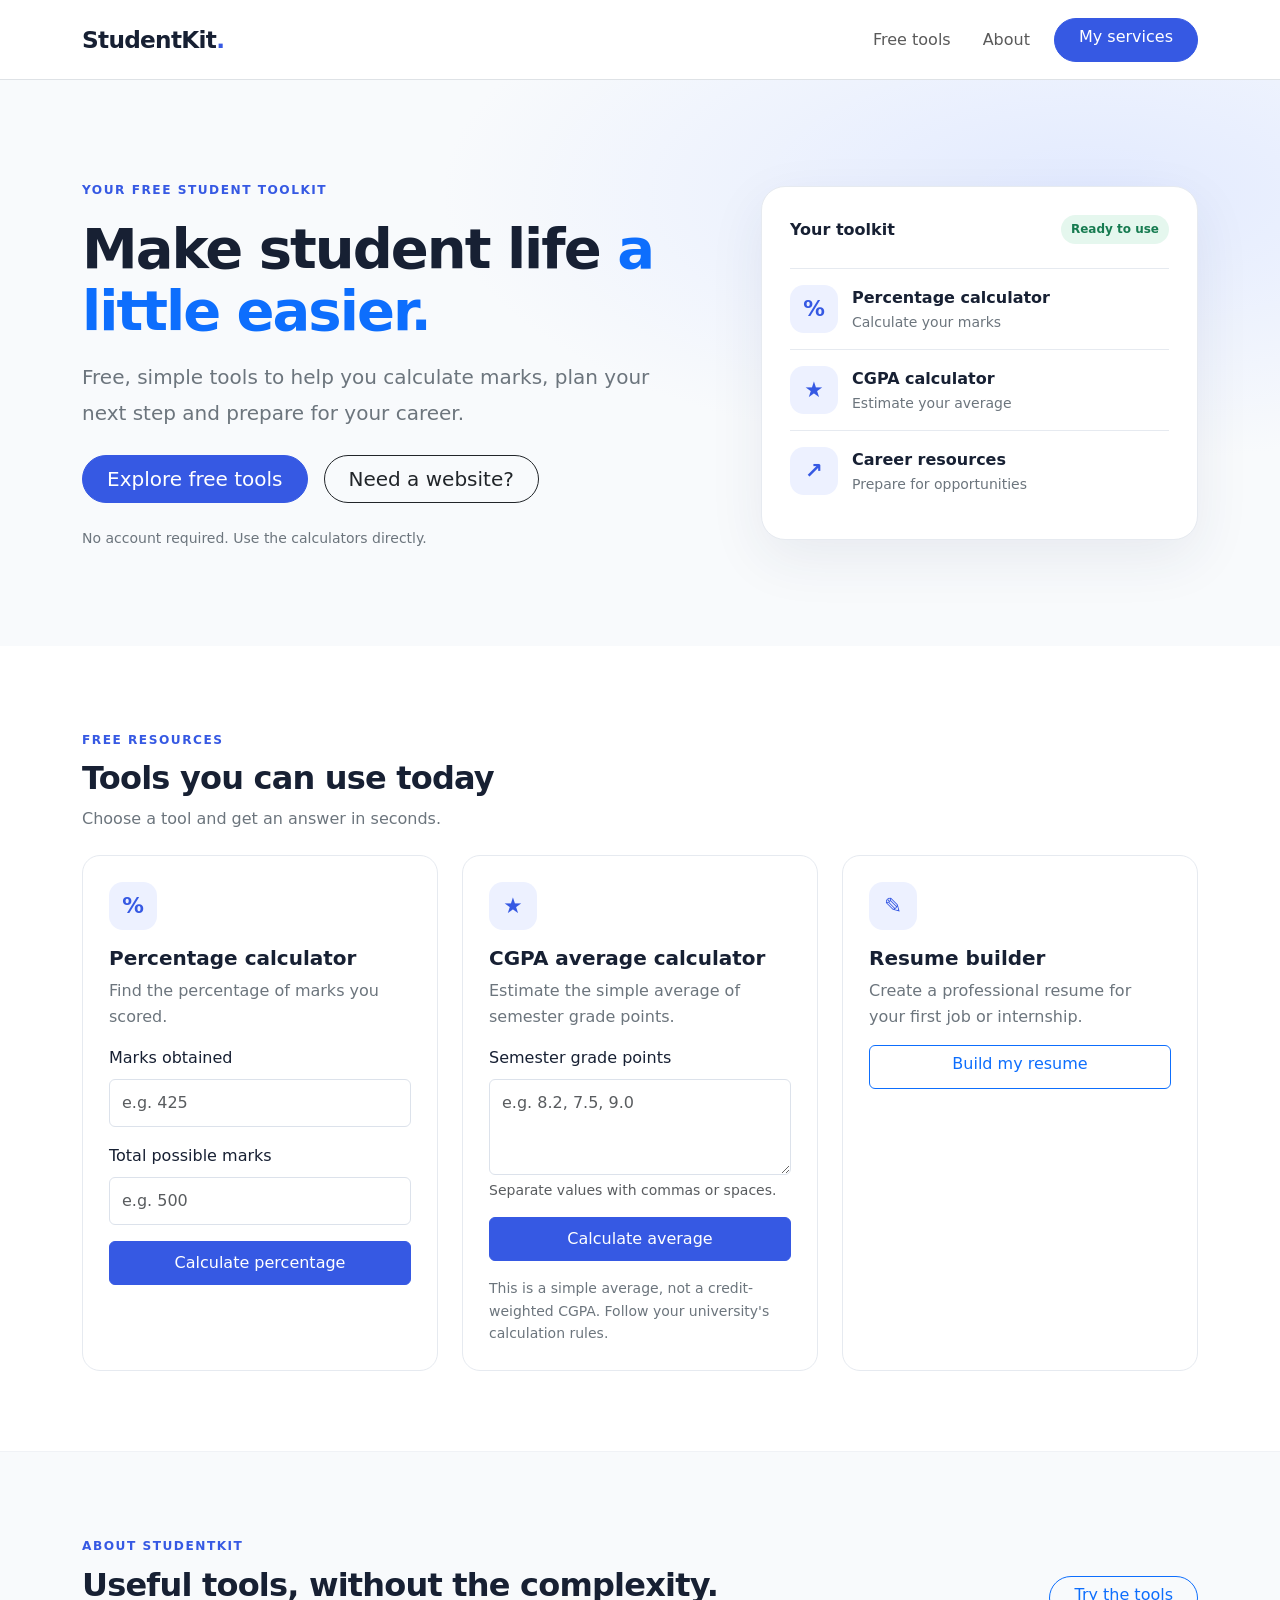
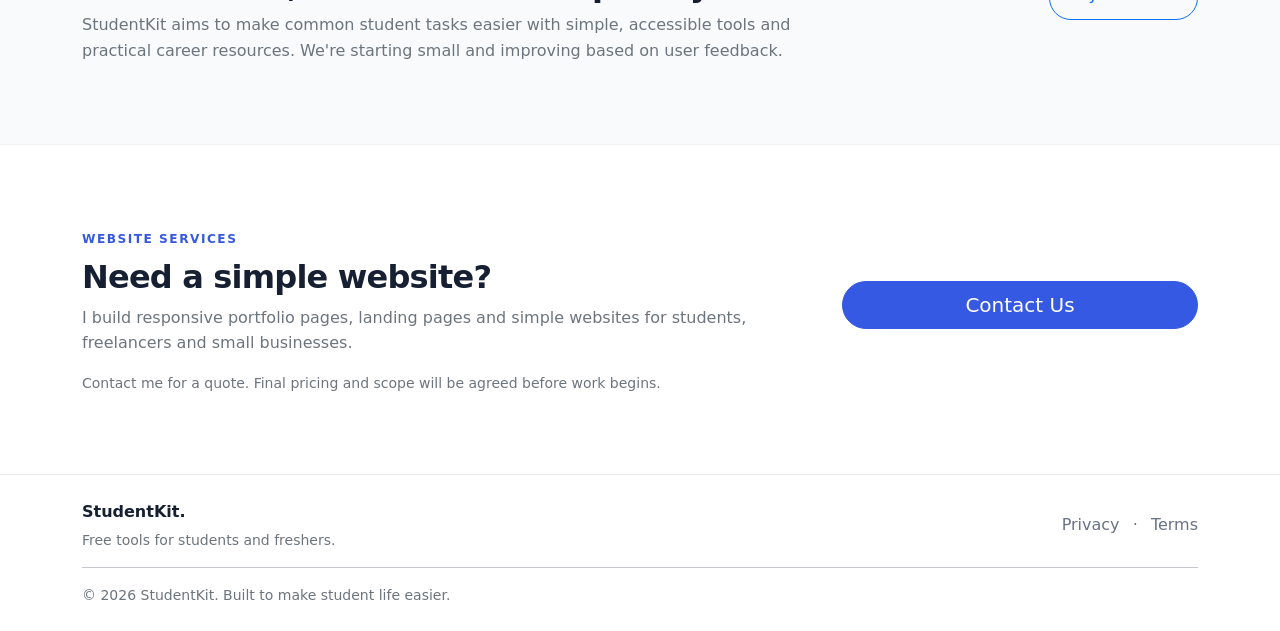
<file: index.html>
<!DOCTYPE html>
<html lang="en">
  <head>
    <meta charset="UTF-8" />
    <meta name="viewport" content="width=device-width, initial-scale=1.0" />
    <meta
      name="google-site-verification"
      content="agtXuDtan65ByZ_W96w_KBstOsART_-otRZBLX4P4Qc"
    />
    <meta
      name="description"
      content="Free student tools for India: percentage calculator, CGPA calculator, study resources and career support."
    />

    <meta name="theme-color" content="#f8fafc" />
    <title>StudentKit India | Free Student Tools</title>

    <!-- Bootstrap CSS -->
    <link
      href="https://cdn.jsdelivr.net/npm/bootstrap@5.3.3/dist/css/bootstrap.min.css"
      rel="stylesheet"
    />

    <!-- Your custom CSS -->
    <link rel="stylesheet" href="css/styles.css" />
  </head>

  <body>
    <!-- Navigation -->
    <nav class="navbar navbar-expand-lg bg-white border-bottom sticky-top">
      <div class="container py-2">
        <a class="navbar-brand fw-bold" href="#home">
          StudentKit<span class="brand-dot">.</span>
        </a>

        <button
          class="navbar-toggler"
          type="button"
          data-bs-toggle="collapse"
          data-bs-target="#mainNav"
          aria-controls="mainNav"
          aria-expanded="false"
          aria-label="Toggle navigation"
        >
          <span class="navbar-toggler-icon"></span>
        </button>

        <div class="collapse navbar-collapse" id="mainNav">
          <ul class="navbar-nav ms-auto align-items-lg-center gap-lg-3">
            <!-- <li class="nav-item">
              <a class="nav-link" href="resume.html">Resume builder</a>
            </li> -->
            <li class="nav-item">
              <a class="nav-link" href="#tools">Free tools</a>
            </li>
            <li class="nav-item">
              <a class="nav-link" href="#about">About</a>
            </li>
            <li class="nav-item">
              <a class="btn btn-primary rounded-pill px-4" href="#services"
                >My services</a
              >
            </li>
          </ul>
        </div>
      </div>
    </nav>

    <main>
      <!-- Hero -->
      <section id="home" class="hero-section">
        <div class="container py-5">
          <div class="row align-items-center g-5 py-lg-5">
            <div class="col-lg-7">
              <span class="eyebrow">YOUR FREE STUDENT TOOLKIT</span>

              <h1 class="display-4 fw-bold mt-3">
                Make student life
                <span class="text-primary">a little easier.</span>
              </h1>

              <p class="lead text-secondary mt-3">
                Free, simple tools to help you calculate marks, plan your next
                step and prepare for your career.
              </p>

              <div class="d-flex flex-wrap gap-3 mt-4">
                <a
                  href="#tools"
                  class="btn btn-primary btn-lg rounded-pill px-4"
                >
                  Explore free tools
                </a>
                <a
                  href="#services"
                  class="btn btn-outline-dark btn-lg rounded-pill px-4"
                >
                  Need a website?
                </a>
              </div>

              <p class="small text-secondary mt-4 mb-0">
                No account required. Use the calculators directly.
              </p>
            </div>

            <div class="col-lg-5">
              <div class="hero-card">
                <div class="d-flex justify-content-between align-items-center">
                  <span class="fw-semibold">Your toolkit</span>
                  <span class="status-dot">Ready to use</span>
                </div>

                <div class="mini-tool mt-4">
                  <span class="tool-icon">%</span>
                  <div>
                    <div class="fw-semibold">Percentage calculator</div>
                    <div class="small text-secondary">Calculate your marks</div>
                  </div>
                </div>

                <div class="mini-tool">
                  <span class="tool-icon">★</span>
                  <div>
                    <div class="fw-semibold">CGPA calculator</div>
                    <div class="small text-secondary">
                      Estimate your average
                    </div>
                  </div>
                </div>

                <div class="mini-tool">
                  <span class="tool-icon">↗</span>
                  <div>
                    <div class="fw-semibold">Career resources</div>
                    <div class="small text-secondary">
                      Prepare for opportunities
                    </div>
                  </div>
                </div>
              </div>
            </div>
          </div>
        </div>
      </section>

      <!-- Tools -->
      <section id="tools" class="section-padding">
        <div class="container">
          <div class="section-heading mb-4">
            <span class="eyebrow">FREE RESOURCES</span>
            <h2 class="fw-bold mt-2">Tools you can use today</h2>
            <p class="text-secondary">
              Choose a tool and get an answer in seconds.
            </p>
          </div>

          <div class="row g-4">
            <!-- Percentage calculator -->
            <div class="col-md-6 col-lg-4">
              <div class="tool-card h-100">
                <div class="tool-icon mb-3">%</div>
                <h3 class="h5 fw-bold">Percentage calculator</h3>
                <p class="text-secondary">
                  Find the percentage of marks you scored.
                </p>

                <form id="percentageForm">
                  <div class="mb-3">
                    <label for="obtainedMarks" class="form-label">
                      Marks obtained
                    </label>
                    <input
                      type="number"
                      class="form-control"
                      id="obtainedMarks"
                      min="0"
                      step="any"
                      placeholder="e.g. 425"
                      required
                    />
                  </div>

                  <div class="mb-3">
                    <label for="totalMarks" class="form-label">
                      Total possible marks
                    </label>
                    <input
                      type="number"
                      class="form-control"
                      id="totalMarks"
                      min="0.01"
                      step="any"
                      placeholder="e.g. 500"
                      required
                    />
                  </div>

                  <button type="submit" class="btn btn-primary w-100">
                    Calculate percentage
                  </button>
                  <p
                    id="percentageResult"
                    class="result-box mt-3 mb-0"
                    aria-live="polite"
                  ></p>
                </form>
              </div>
            </div>

            <!-- CGPA calculator -->
            <div class="col-md-6 col-lg-4">
              <div class="tool-card h-100">
                <div class="tool-icon mb-3">★</div>
                <h3 class="h5 fw-bold">CGPA average calculator</h3>
                <p class="text-secondary">
                  Estimate the simple average of semester grade points.
                </p>

                <form id="cgpaForm">
                  <div class="mb-3">
                    <label for="semesterGrades" class="form-label">
                      Semester grade points
                    </label>
                    <textarea
                      id="semesterGrades"
                      class="form-control"
                      rows="3"
                      placeholder="e.g. 8.2, 7.5, 9.0"
                      required
                    ></textarea>
                    <div class="form-text">
                      Separate values with commas or spaces.
                    </div>
                  </div>

                  <button type="submit" class="btn btn-primary w-100">
                    Calculate average
                  </button>
                  <p
                    id="cgpaResult"
                    class="result-box mt-3 mb-0"
                    aria-live="polite"
                  ></p>
                </form>

                <p class="small text-secondary mt-3 mb-0">
                  This is a simple average, not a credit-weighted CGPA. Follow
                  your university's calculation rules.
                </p>
              </div>
            </div>

            <!-- Future tool -->
            <div class="col-md-6 col-lg-4">
              <div class="tool-card h-100">
                <div class="tool-icon mb-3">✎</div>
                <h3 class="h5 fw-bold">Resume builder</h3>
                <p class="text-secondary">
                  Create a professional resume for your first job or internship.
                </p>
                <a href="resume.html" class="btn btn-outline-primary w-100">
                  Build my resume
                </a>
              </div>
            </div>
          </div>
        </div>
      </section>

      <!-- About -->
      <section id="about" class="section-padding about-section">
        <div class="container">
          <div class="row align-items-center g-4">
            <div class="col-lg-8">
              <span class="eyebrow">ABOUT STUDENTKIT</span>
              <h2 class="fw-bold mt-2">
                Useful tools, without the complexity.
              </h2>
              <p class="text-secondary mb-0">
                StudentKit aims to make common student tasks easier with simple,
                accessible tools and practical career resources. We're starting
                small and improving based on user feedback.
              </p>
            </div>
            <div class="col-lg-4 text-lg-end">
              <a
                href="#tools"
                class="btn btn-outline-primary rounded-pill px-4"
              >
                Try the tools
              </a>
            </div>
          </div>
        </div>
      </section>

      <!-- Services -->
      <section id="services" class="section-padding">
        <div class="container">
          <div class="row align-items-center g-4">
            <div class="col-lg-8">
              <span class="eyebrow">WEBSITE SERVICES</span>
              <h2 class="fw-bold mt-2">Need a simple website?</h2>
              <p class="text-secondary">
                I build responsive portfolio pages, landing pages and simple
                websites for students, freelancers and small businesses.
              </p>
              <p class="small text-secondary mb-0">
                Contact me for a quote. Final pricing and scope will be agreed
                before work begins.
              </p>
            </div>

            <div class="col-lg-4">
              <!-- Replace this placeholder with your real contact email. -->
              <a
                class="btn btn-primary btn-lg rounded-pill w-100"
                href="mailto:kaniskadas81@gmail.com?subject=Website%20enquiry"
              >
                Contact Us
              </a>
              <p class="small text-secondary mt-2 mb-0">
                <!-- Update this email address before publishing. -->
              </p>
            </div>
          </div>
        </div>
      </section>
    </main>

    <!-- Footer -->
    <footer class="site-footer">
      <div class="container py-4">
        <div class="row align-items-center g-3">
          <div class="col-md-6">
            <a href="#home" class="fw-bold text-decoration-none footer-brand">
              StudentKit.
            </a>
            <p class="small text-secondary mb-0 mt-1">
              Free tools for students and freshers.
            </p>
          </div>
          <div class="col-md-6 text-md-end">
            <a href="privacy.html" class="footer-link">Privacy</a>
            <span class="mx-2 text-secondary">·</span>
            <a href="terms.html" class="footer-link">Terms</a>
          </div>
        </div>

        <hr />
        <p class="small text-secondary mb-0">
          © <span id="currentYear"></span> StudentKit. Built to make student
          life easier.
        </p>
      </div>
    </footer>

    <!-- Bootstrap JavaScript -->
    <script src="https://cdn.jsdelivr.net/npm/bootstrap@5.3.3/dist/js/bootstrap.bundle.min.js"></script>

    <!-- Your JavaScript -->
    <script src="js/app.js"></script>
  </body>
</html>
</file>
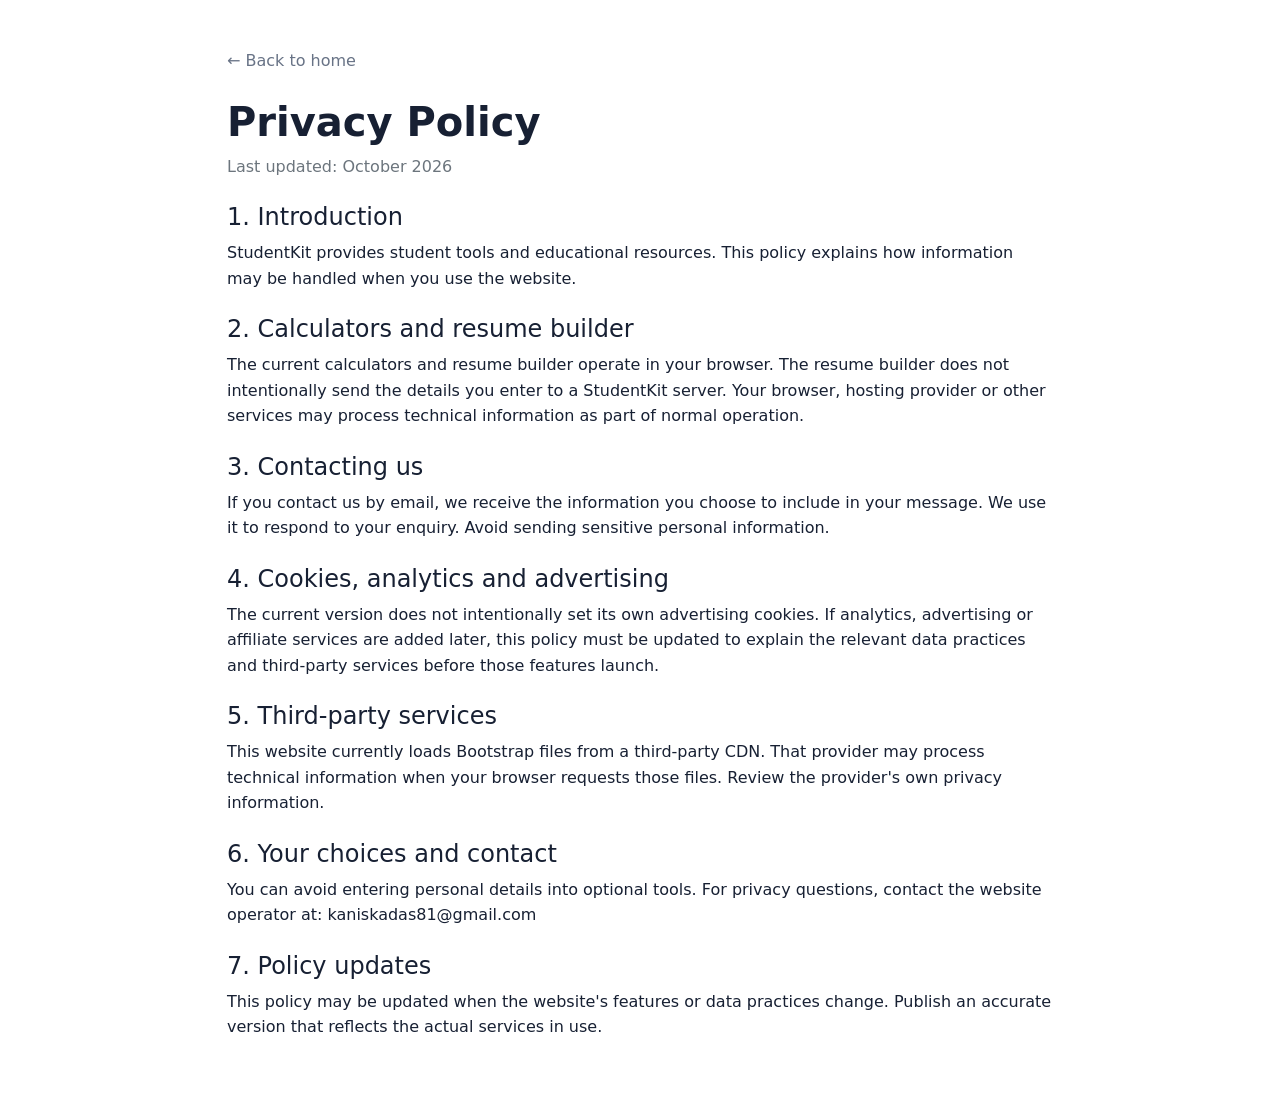
<file: privacy.html>
<!DOCTYPE html>
<html lang="en">
<head>
  <meta charset="UTF-8">
  <meta name="viewport" content="width=device-width, initial-scale=1">
  <title>Privacy Policy | StudentKit India</title>
  <link href="https://cdn.jsdelivr.net/npm/bootstrap@5.3.3/dist/css/bootstrap.min.css"
    rel="stylesheet">
  <link rel="stylesheet" href="css/styles.css">
</head>
<body>
  <main class="container py-5" style="max-width: 850px">
    <a href="index.html" class="footer-link">← Back to home</a>

    <h1 class="fw-bold mt-4">Privacy Policy</h1>
    <p class="text-secondary">Last updated: October 2026</p>

    <h2 class="h4 mt-4">1. Introduction</h2>
    <p>
      StudentKit provides student tools and educational resources.
      This policy explains how information may be handled when you use
      the website.
    </p>

    <h2 class="h4 mt-4">2. Calculators and resume builder</h2>
    <p>
      The current calculators and resume builder operate in your browser.
      The resume builder does not intentionally send the details you enter
      to a StudentKit server. Your browser, hosting provider or other
      services may process technical information as part of normal operation.
    </p>

    <h2 class="h4 mt-4">3. Contacting us</h2>
    <p>
      If you contact us by email, we receive the information you choose
      to include in your message. We use it to respond to your enquiry.
      Avoid sending sensitive personal information.
    </p>

    <h2 class="h4 mt-4">4. Cookies, analytics and advertising</h2>
    <p>
      The current version does not intentionally set its own advertising
      cookies. If analytics, advertising or affiliate services are added
      later, this policy must be updated to explain the relevant data
      practices and third-party services before those features launch.
    </p>

    <h2 class="h4 mt-4">5. Third-party services</h2>
    <p>
      This website currently loads Bootstrap files from a third-party CDN.
      That provider may process technical information when your browser
      requests those files. Review the provider's own privacy information.
    </p>

    <h2 class="h4 mt-4">6. Your choices and contact</h2>
    <p>
      You can avoid entering personal details into optional tools.
      For privacy questions, contact the website operator at:
      kaniskadas81@gmail.com
    </p>

    <h2 class="h4 mt-4">7. Policy updates</h2>
    <p>
      This policy may be updated when the website's features or data
      practices change. Publish an accurate version that reflects the
      actual services in use.
    </p>
  </main>
</body>
</html>
</file>
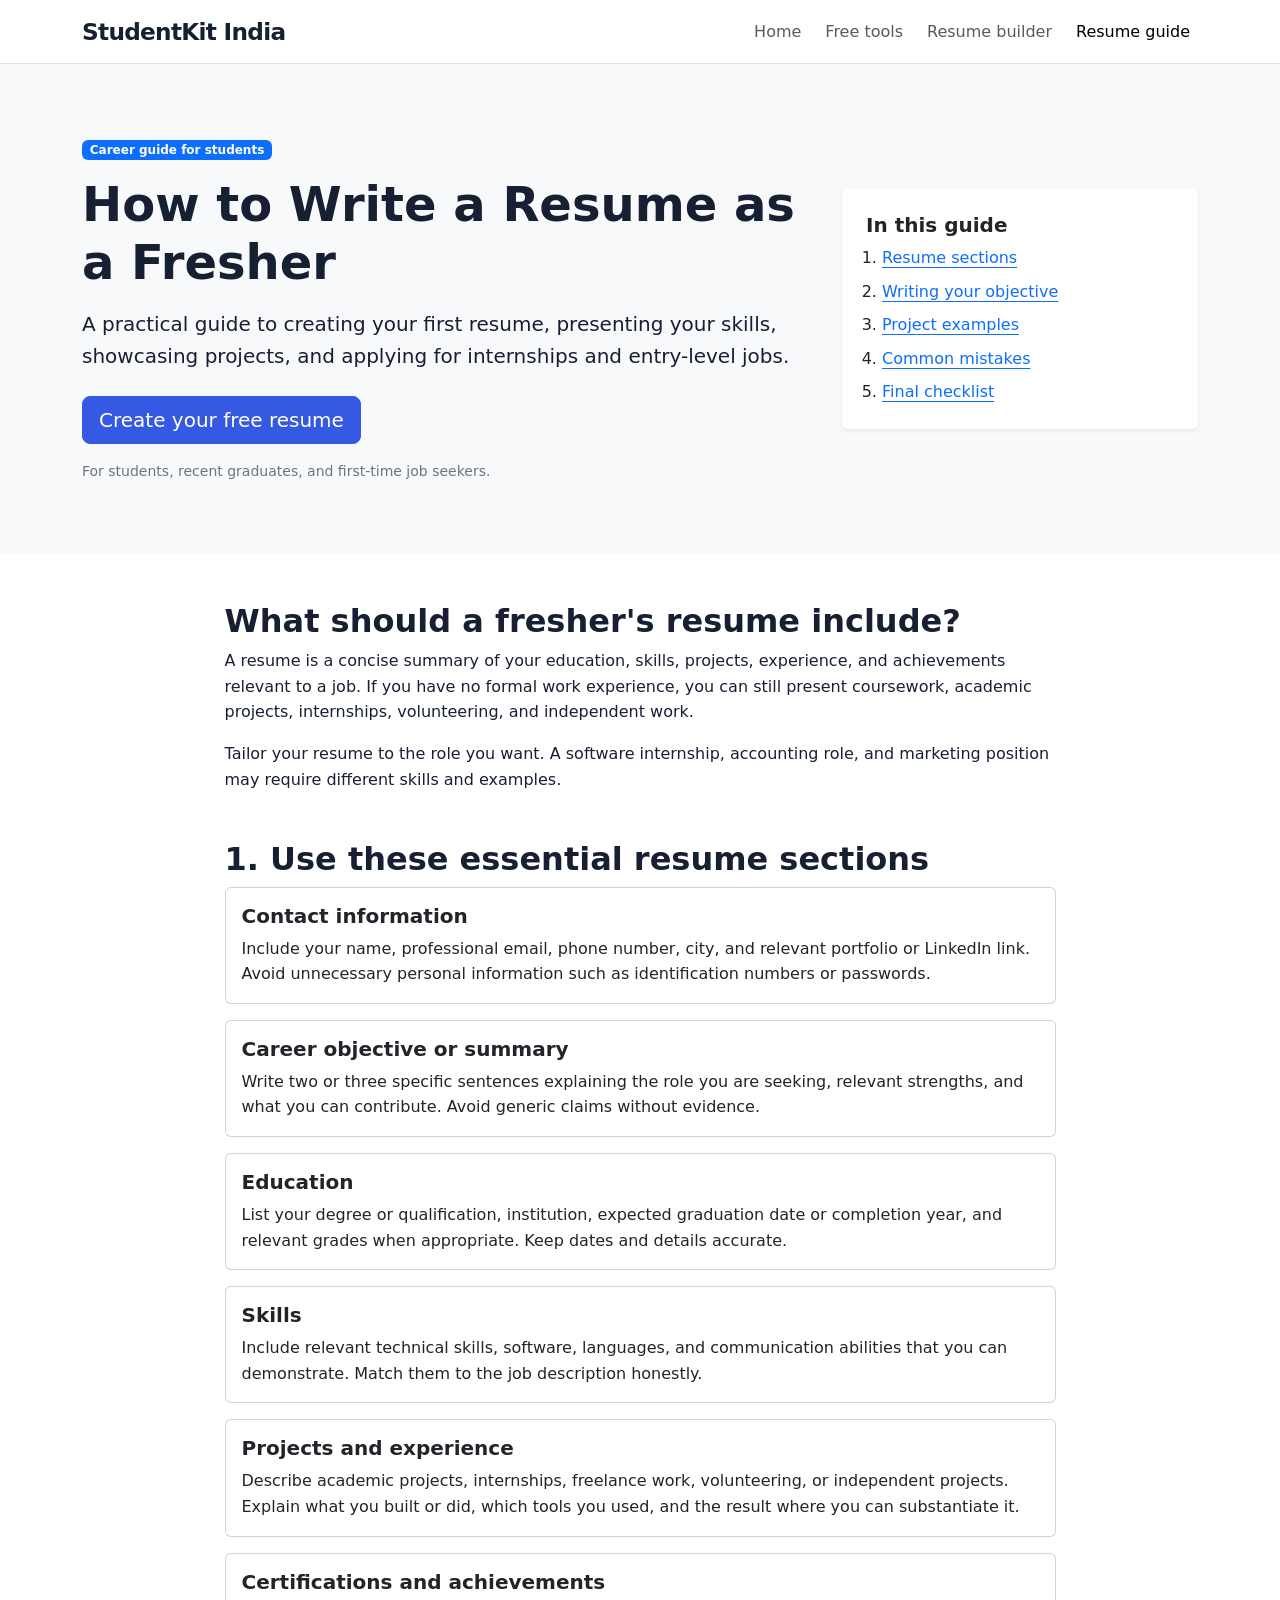
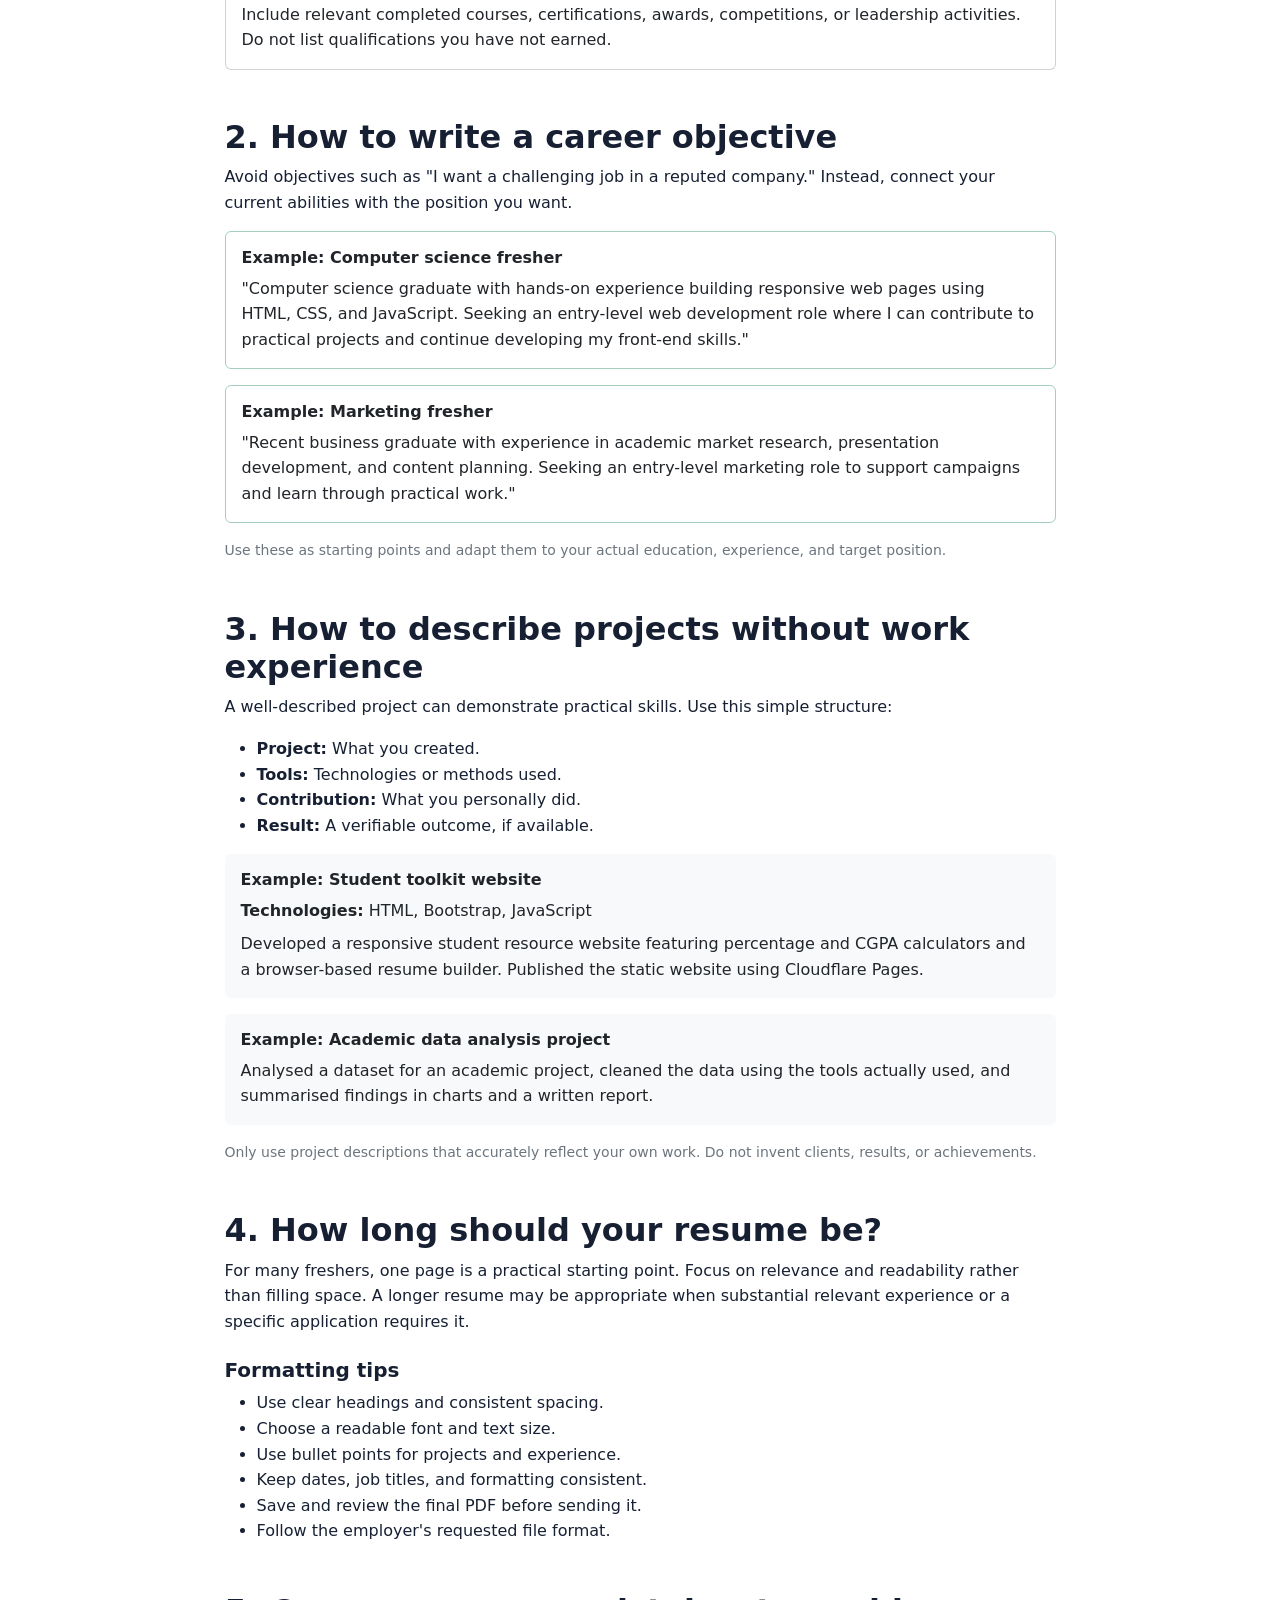
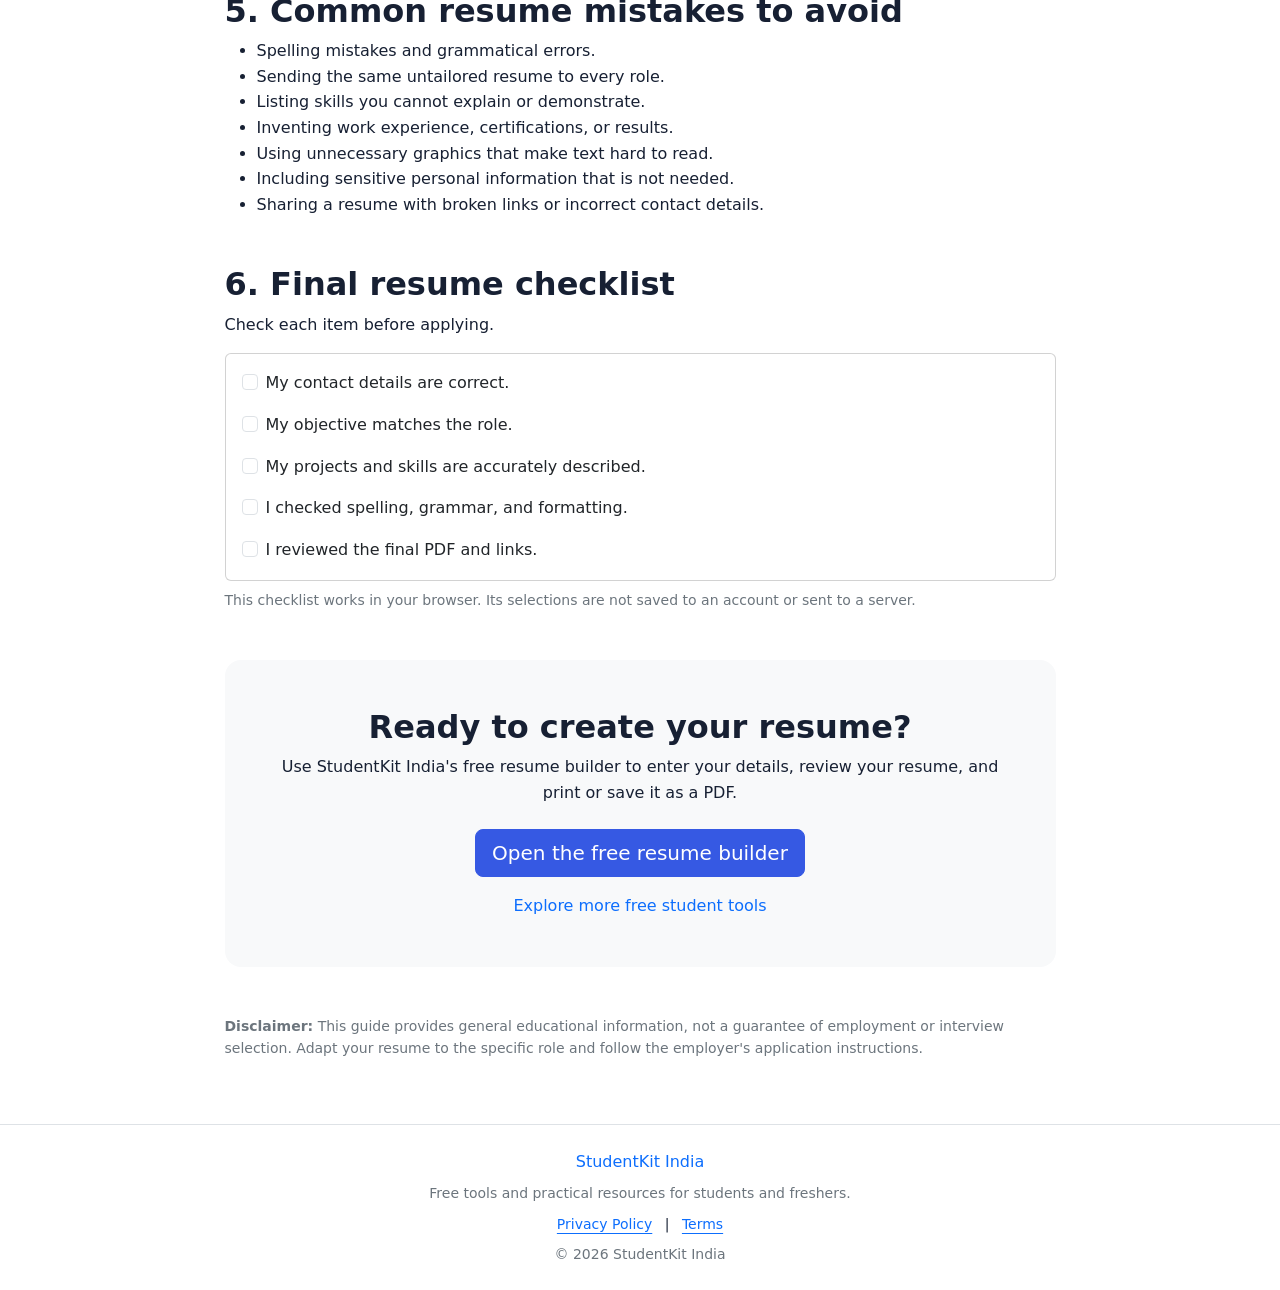
<file: resume-guide.html>
<!DOCTYPE html>
<html lang="en">
<head>
  <meta charset="UTF-8">
  <meta name="viewport" content="width=device-width, initial-scale=1">

  <title>Resume Writing Guide for Freshers | StudentKit India</title>

  <meta name="description"
    content="Learn how to write a resume as a fresher in India. Explore resume formats, skills, project examples, common mistakes, and a free resume builder.">

  <meta name="robots" content="index, follow">
  <link rel="canonical"
    href="https://studentkit-india.pages.dev/resume-guide.html">

  <meta property="og:title"
    content="Resume Writing Guide for Freshers | StudentKit India">
  <meta property="og:description"
    content="A practical step-by-step resume guide for students and freshers.">
  <meta property="og:type" content="article">
  <meta property="og:url"
    content="https://studentkit-india.pages.dev/resume-guide.html">

  <link href="https://cdn.jsdelivr.net/npm/bootstrap@5.3.3/dist/css/bootstrap.min.css"
    rel="stylesheet">
  <link rel="stylesheet" href="css/styles.css">
</head>

<body>

  <nav class="navbar navbar-expand-lg bg-white border-bottom sticky-top">
    <div class="container">
      <a class="navbar-brand fw-bold" href="index.html">
        StudentKit India
      </a>

      <button class="navbar-toggler" type="button"
        data-bs-toggle="collapse" data-bs-target="#mainNav"
        aria-controls="mainNav" aria-expanded="false"
        aria-label="Toggle navigation">
        <span class="navbar-toggler-icon"></span>
      </button>

      <div class="collapse navbar-collapse" id="mainNav">
        <ul class="navbar-nav ms-auto align-items-lg-center gap-lg-2">
          <li class="nav-item">
            <a class="nav-link" href="index.html">Home</a>
          </li>
          <li class="nav-item">
            <a class="nav-link" href="index.html#tools">Free tools</a>
          </li>
          <li class="nav-item">
            <a class="nav-link" href="resume.html">Resume builder</a>
          </li>
          <li class="nav-item">
            <a class="nav-link active" href="resume-guide.html">
              Resume guide
            </a>
          </li>
        </ul>
      </div>
    </div>
  </nav>

  <header class="py-5 bg-light">
    <div class="container py-lg-4">
      <div class="row align-items-center g-4">
        <div class="col-lg-8">
          <span class="badge text-bg-primary mb-3">
            Career guide for students
          </span>

          <h1 class="display-5 fw-bold">
            How to Write a Resume as a Fresher
          </h1>

          <p class="lead mt-3">
            A practical guide to creating your first resume,
            presenting your skills, showcasing projects, and
            applying for internships and entry-level jobs.
          </p>

          <a href="resume.html" class="btn btn-primary btn-lg mt-2">
            Create your free resume
          </a>

          <p class="small text-secondary mt-3 mb-0">
            For students, recent graduates, and first-time job seekers.
          </p>
        </div>

        <div class="col-lg-4">
          <div class="card border-0 shadow-sm">
            <div class="card-body p-4">
              <h2 class="h5 fw-bold">In this guide</h2>
              <ol class="mb-0 ps-3">
                <li class="mb-2"><a href="#sections">Resume sections</a></li>
                <li class="mb-2"><a href="#objective">Writing your objective</a></li>
                <li class="mb-2"><a href="#projects">Project examples</a></li>
                <li class="mb-2"><a href="#mistakes">Common mistakes</a></li>
                <li><a href="#checklist">Final checklist</a></li>
              </ol>
            </div>
          </div>
        </div>
      </div>
    </div>
  </header>

  <main class="container py-5">
    <article class="row justify-content-center">
      <div class="col-lg-9">

        <section class="mb-5">
          <h2 class="fw-bold">What should a fresher's resume include?</h2>
          <p>
            A resume is a concise summary of your education, skills,
            projects, experience, and achievements relevant to a job.
            If you have no formal work experience, you can still present
            coursework, academic projects, internships, volunteering,
            and independent work.
          </p>
          <p>
            Tailor your resume to the role you want. A software internship,
            accounting role, and marketing position may require different
            skills and examples.
          </p>
        </section>

        <section id="sections" class="mb-5">
          <h2 class="fw-bold">1. Use these essential resume sections</h2>

          <div class="card mb-3">
            <div class="card-body">
              <h3 class="h5 fw-bold">Contact information</h3>
              <p class="mb-0">
                Include your name, professional email, phone number,
                city, and relevant portfolio or LinkedIn link. Avoid
                unnecessary personal information such as identification
                numbers or passwords.
              </p>
            </div>
          </div>

          <div class="card mb-3">
            <div class="card-body">
              <h3 class="h5 fw-bold">Career objective or summary</h3>
              <p class="mb-0">
                Write two or three specific sentences explaining the
                role you are seeking, relevant strengths, and what you
                can contribute. Avoid generic claims without evidence.
              </p>
            </div>
          </div>

          <div class="card mb-3">
            <div class="card-body">
              <h3 class="h5 fw-bold">Education</h3>
              <p class="mb-0">
                List your degree or qualification, institution, expected
                graduation date or completion year, and relevant grades
                when appropriate. Keep dates and details accurate.
              </p>
            </div>
          </div>

          <div class="card mb-3">
            <div class="card-body">
              <h3 class="h5 fw-bold">Skills</h3>
              <p class="mb-0">
                Include relevant technical skills, software, languages,
                and communication abilities that you can demonstrate.
                Match them to the job description honestly.
              </p>
            </div>
          </div>

          <div class="card mb-3">
            <div class="card-body">
              <h3 class="h5 fw-bold">Projects and experience</h3>
              <p class="mb-0">
                Describe academic projects, internships, freelance
                work, volunteering, or independent projects. Explain
                what you built or did, which tools you used, and the
                result where you can substantiate it.
              </p>
            </div>
          </div>

          <div class="card">
            <div class="card-body">
              <h3 class="h5 fw-bold">Certifications and achievements</h3>
              <p class="mb-0">
                Include relevant completed courses, certifications,
                awards, competitions, or leadership activities.
                Do not list qualifications you have not earned.
              </p>
            </div>
          </div>
        </section>

        <section id="objective" class="mb-5">
          <h2 class="fw-bold">2. How to write a career objective</h2>
          <p>
            Avoid objectives such as "I want a challenging job in a
            reputed company." Instead, connect your current abilities
            with the position you want.
          </p>

          <div class="card border-success-subtle mb-3">
            <div class="card-body">
              <h3 class="h6 fw-bold">Example: Computer science fresher</h3>
              <p class="mb-0">
                "Computer science graduate with hands-on experience
                building responsive web pages using HTML, CSS, and
                JavaScript. Seeking an entry-level web development role
                where I can contribute to practical projects and continue
                developing my front-end skills."
              </p>
            </div>
          </div>

          <div class="card border-success-subtle">
            <div class="card-body">
              <h3 class="h6 fw-bold">Example: Marketing fresher</h3>
              <p class="mb-0">
                "Recent business graduate with experience in academic
                market research, presentation development, and content
                planning. Seeking an entry-level marketing role to
                support campaigns and learn through practical work."
              </p>
            </div>
          </div>

          <p class="small text-secondary mt-3">
            Use these as starting points and adapt them to your actual
            education, experience, and target position.
          </p>
        </section>

        <section id="projects" class="mb-5">
          <h2 class="fw-bold">3. How to describe projects without work experience</h2>

          <p>
            A well-described project can demonstrate practical skills.
            Use this simple structure:
          </p>

          <ul>
            <li><strong>Project:</strong> What you created.</li>
            <li><strong>Tools:</strong> Technologies or methods used.</li>
            <li><strong>Contribution:</strong> What you personally did.</li>
            <li><strong>Result:</strong> A verifiable outcome, if available.</li>
          </ul>

          <div class="card bg-light border-0 mb-3">
            <div class="card-body">
              <h3 class="h6 fw-bold">Example: Student toolkit website</h3>
              <p class="mb-2">
                <strong>Technologies:</strong> HTML, Bootstrap, JavaScript
              </p>
              <p class="mb-0">
                Developed a responsive student resource website featuring
                percentage and CGPA calculators and a browser-based resume
                builder. Published the static website using Cloudflare Pages.
              </p>
            </div>
          </div>

          <div class="card bg-light border-0">
            <div class="card-body">
              <h3 class="h6 fw-bold">Example: Academic data analysis project</h3>
              <p class="mb-0">
                Analysed a dataset for an academic project, cleaned the
                data using the tools actually used, and summarised
                findings in charts and a written report.
              </p>
            </div>
          </div>

          <p class="small text-secondary mt-3">
            Only use project descriptions that accurately reflect your
            own work. Do not invent clients, results, or achievements.
          </p>
        </section>

        <section class="mb-5">
          <h2 class="fw-bold">4. How long should your resume be?</h2>
          <p>
            For many freshers, one page is a practical starting point.
            Focus on relevance and readability rather than filling space.
            A longer resume may be appropriate when substantial relevant
            experience or a specific application requires it.
          </p>

          <h3 class="h5 fw-bold mt-4">Formatting tips</h3>
          <ul>
            <li>Use clear headings and consistent spacing.</li>
            <li>Choose a readable font and text size.</li>
            <li>Use bullet points for projects and experience.</li>
            <li>Keep dates, job titles, and formatting consistent.</li>
            <li>Save and review the final PDF before sending it.</li>
            <li>Follow the employer's requested file format.</li>
          </ul>
        </section>

        <section id="mistakes" class="mb-5">
          <h2 class="fw-bold">5. Common resume mistakes to avoid</h2>
          <ul>
            <li>Spelling mistakes and grammatical errors.</li>
            <li>Sending the same untailored resume to every role.</li>
            <li>Listing skills you cannot explain or demonstrate.</li>
            <li>Inventing work experience, certifications, or results.</li>
            <li>Using unnecessary graphics that make text hard to read.</li>
            <li>Including sensitive personal information that is not needed.</li>
            <li>Sharing a resume with broken links or incorrect contact details.</li>
          </ul>
        </section>

        <section id="checklist" class="mb-5">
          <h2 class="fw-bold">6. Final resume checklist</h2>
          <p>Check each item before applying.</p>

          <div class="card">
            <div class="card-body">
              <div class="form-check mb-3">
                <input class="form-check-input" type="checkbox" id="c1">
                <label class="form-check-label" for="c1">
                  My contact details are correct.
                </label>
              </div>
              <div class="form-check mb-3">
                <input class="form-check-input" type="checkbox" id="c2">
                <label class="form-check-label" for="c2">
                  My objective matches the role.
                </label>
              </div>
              <div class="form-check mb-3">
                <input class="form-check-input" type="checkbox" id="c3">
                <label class="form-check-label" for="c3">
                  My projects and skills are accurately described.
                </label>
              </div>
              <div class="form-check mb-3">
                <input class="form-check-input" type="checkbox" id="c4">
                <label class="form-check-label" for="c4">
                  I checked spelling, grammar, and formatting.
                </label>
              </div>
              <div class="form-check">
                <input class="form-check-input" type="checkbox" id="c5">
                <label class="form-check-label" for="c5">
                  I reviewed the final PDF and links.
                </label>
              </div>
            </div>
          </div>

          <p class="small text-secondary mt-2">
            This checklist works in your browser. Its selections are not
            saved to an account or sent to a server.
          </p>
        </section>

        <section class="text-center bg-light rounded-4 p-4 p-md-5 mb-5">
          <h2 class="fw-bold">Ready to create your resume?</h2>
          <p class="mb-4">
            Use StudentKit India's free resume builder to enter your
            details, review your resume, and print or save it as a PDF.
          </p>
          <a href="resume.html" class="btn btn-primary btn-lg">
            Open the free resume builder
          </a>
          <div class="mt-3">
            <a href="index.html" class="text-decoration-none">
              Explore more free student tools
            </a>
          </div>
        </section>

        <p class="small text-secondary">
          <strong>Disclaimer:</strong> This guide provides general
          educational information, not a guarantee of employment or
          interview selection. Adapt your resume to the specific role
          and follow the employer's application instructions.
        </p>

      </div>
    </article>
  </main>

  <footer class="border-top py-4 bg-white">
    <div class="container text-center">
      <p class="mb-2">
        <a href="index.html" class="text-decoration-none">
          StudentKit India
        </a>
      </p>
      <p class="small text-secondary mb-0">
        Free tools and practical resources for students and freshers.
      </p>
      <div class="small mt-2">
        <a href="privacy.html">Privacy Policy</a>
        <span class="mx-2">|</span>
        <a href="terms.html">Terms</a>
      </div>
      <p class="small text-secondary mt-2 mb-0">
        © <span id="currentYear"></span> StudentKit India
      </p>
    </div>
  </footer>

  <script
    src="https://cdn.jsdelivr.net/npm/bootstrap@5.3.3/dist/js/bootstrap.bundle.min.js">
  </script>
  <script>
    document.getElementById("currentYear").textContent =
      new Date().getFullYear();
  </script>

</body>
</html>
</file>
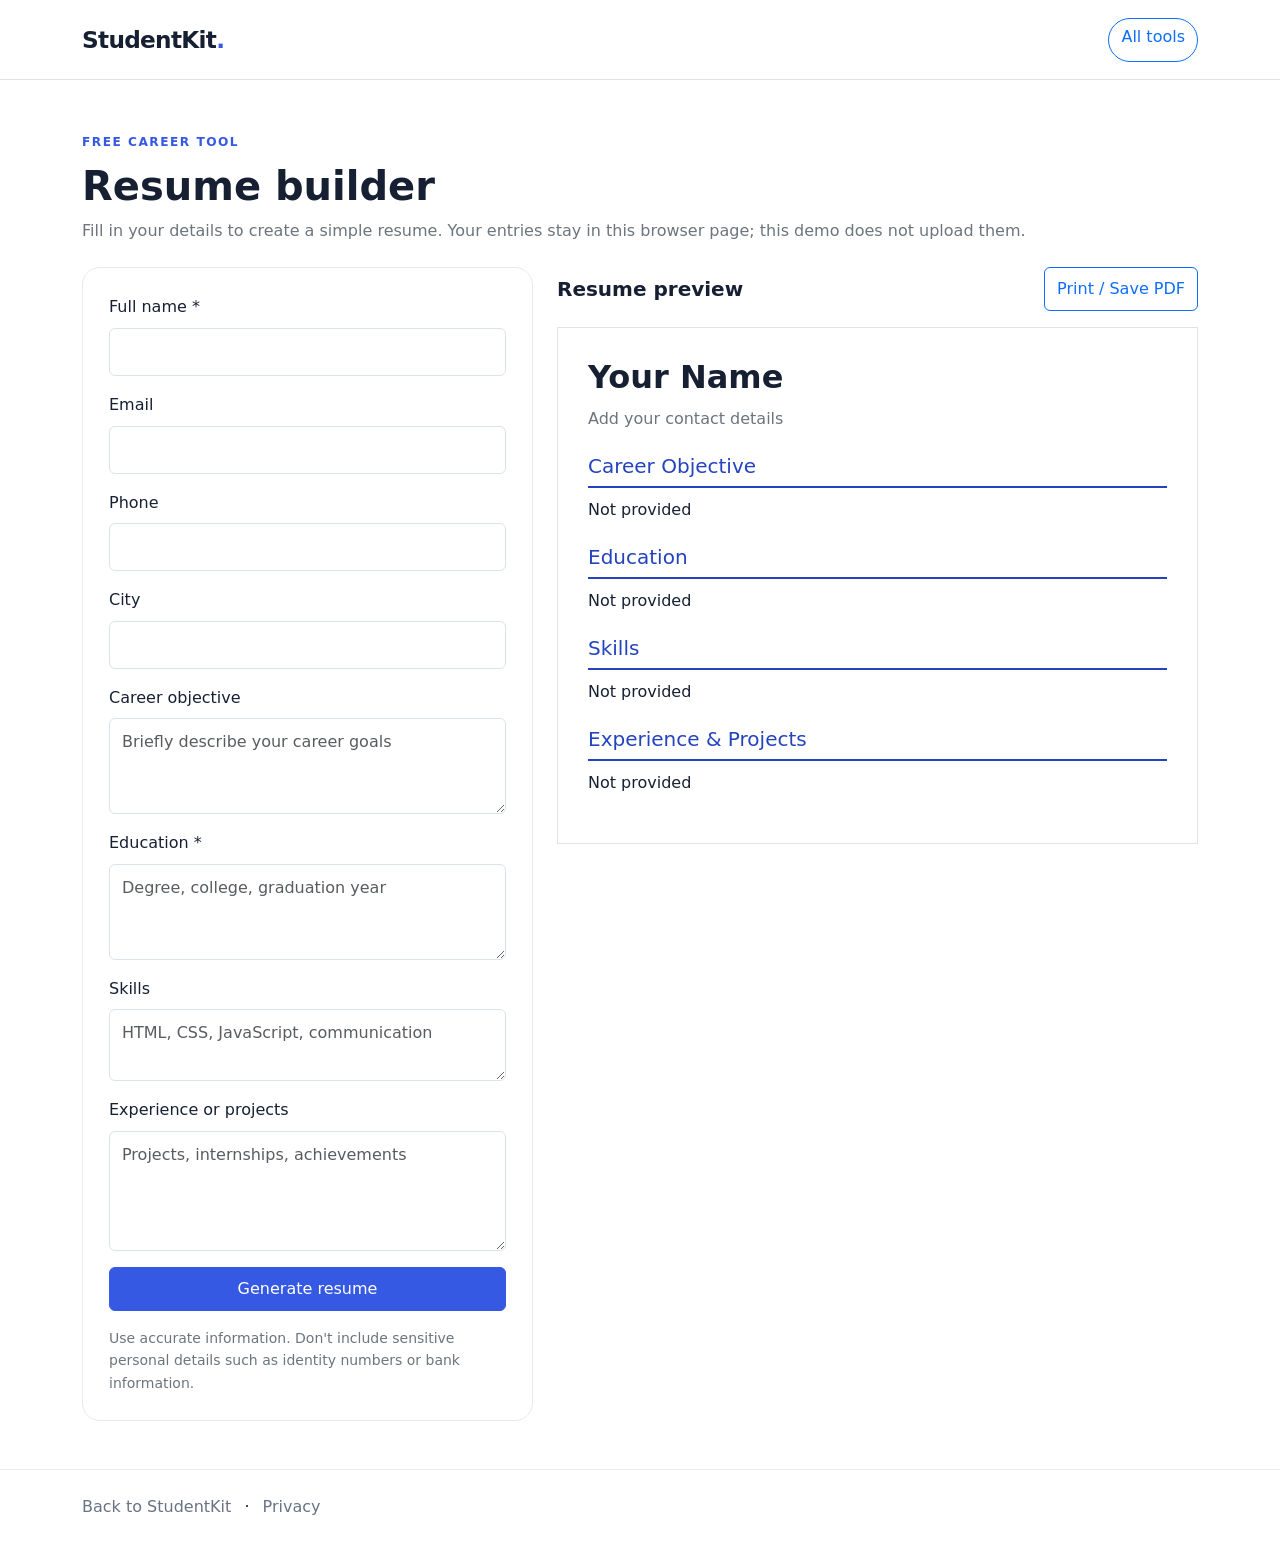
<file: resume.html>
<!DOCTYPE html>
<html lang="en">
<head>
  <meta charset="UTF-8">
  <meta name="viewport" content="width=device-width, initial-scale=1">

  <meta name="description"
    content="Create a simple resume for your first job or internship using StudentKit.">

  <title>Free Resume Builder | StudentKit India</title>

  <link href="https://cdn.jsdelivr.net/npm/bootstrap@5.3.3/dist/css/bootstrap.min.css"
    rel="stylesheet">
  <link rel="stylesheet" href="css/styles.css">

  <style>
    .resume-preview {
      background: #fff;
      border: 1px solid #dfe4ec;
      padding: 30px;
      min-height: 500px;
      overflow-wrap: anywhere;
    }

    .resume-preview h2 {
      color: #2443bf;
      border-bottom: 2px solid #2443bf;
      padding-bottom: 8px;
    }

    .resume-preview .resume-section {
      margin-top: 22px;
    }

    @media print {
      body * {
        visibility: hidden !important;
      }

      #resumePreview, #resumePreview * {
        visibility: visible !important;
      }

      #resumePreview {
        position: absolute;
        left: 0;
        top: 0;
        width: 100%;
        min-height: auto;
        border: none;
        padding: 0;
      }

      .resume-preview h2 {
        color: #2443bf !important;
        -webkit-print-color-adjust: exact;
        print-color-adjust: exact;
      }

      @page {
        size: A4;
        margin: 15mm;
      }
    }
  </style>
</head>

<body>
  <nav class="navbar bg-white border-bottom">
    <div class="container py-2">
      <a class="navbar-brand fw-bold" href="index.html">
        StudentKit<span class="brand-dot">.</span>
      </a>
      <a href="index.html#tools" class="btn btn-outline-primary rounded-pill">
        All tools
      </a>
    </div>
  </nav>

  <main class="container py-5">
    <div class="mb-4">
      <span class="eyebrow">FREE CAREER TOOL</span>
      <h1 class="fw-bold mt-2">Resume builder</h1>
      <p class="text-secondary">
        Fill in your details to create a simple resume.
        Your entries stay in this browser page; this demo does not upload them.
      </p>
    </div>

    <div class="row g-4">
      <div class="col-lg-5">
        <form id="resumeForm" class="tool-card">
          <div class="mb-3">
            <label for="fullName" class="form-label">Full name *</label>
            <input id="fullName" class="form-control"
              maxlength="100" required>
          </div>

          <div class="mb-3">
            <label for="email" class="form-label">Email</label>
            <input id="email" type="email" maxlength="150"
              class="form-control">
          </div>

          <div class="mb-3">
            <label for="phone" class="form-label">Phone</label>
            <input id="phone" type="tel" maxlength="30"
              class="form-control">
          </div>

          <div class="mb-3">
            <label for="location" class="form-label">City</label>
            <input id="location" maxlength="100" class="form-control">
          </div>

          <div class="mb-3">
            <label for="objective" class="form-label">
              Career objective
            </label>
            <textarea id="objective" class="form-control" rows="3"
              maxlength="1000"
              placeholder="Briefly describe your career goals"></textarea>
          </div>

          <div class="mb-3">
            <label for="education" class="form-label">
              Education *
            </label>
            <textarea id="education" class="form-control" rows="3"
              maxlength="2000" required
              placeholder="Degree, college, graduation year"></textarea>
          </div>

          <div class="mb-3">
            <label for="skills" class="form-label">Skills</label>
            <textarea id="skills" class="form-control" rows="2"
              maxlength="1000"
              placeholder="HTML, CSS, JavaScript, communication"></textarea>
          </div>

          <div class="mb-3">
            <label for="experience" class="form-label">
              Experience or projects
            </label>
            <textarea id="experience" class="form-control" rows="4"
              maxlength="3000"
              placeholder="Projects, internships, achievements"></textarea>
          </div>

          <button type="submit" class="btn btn-primary w-100">
            Generate resume
          </button>

          <p class="small text-secondary mt-3 mb-0">
            Use accurate information. Don't include sensitive personal
            details such as identity numbers or bank information.
          </p>
        </form>
      </div>

      <div class="col-lg-7">
        <div class="d-flex justify-content-between align-items-center mb-3 gap-2">
          <h2 class="h5 fw-bold mb-0">Resume preview</h2>
          <button id="printResume" class="btn btn-outline-primary"
            type="button">
            Print / Save PDF
          </button>
        </div>

        <article id="resumePreview" class="resume-preview">
          <h1 class="h2 fw-bold" id="previewName">Your Name</h1>
          <p id="previewContact" class="text-secondary">
            Email · Phone · City
          </p>

          <div class="resume-section">
            <h2 class="h5">Career Objective</h2>
            <p id="previewObjective">Your career objective will appear here.</p>
          </div>

          <div class="resume-section">
            <h2 class="h5">Education</h2>
            <p id="previewEducation">Your education details will appear here.</p>
          </div>

          <div class="resume-section">
            <h2 class="h5">Skills</h2>
            <p id="previewSkills">Your skills will appear here.</p>
          </div>

          <div class="resume-section">
            <h2 class="h5">Experience & Projects</h2>
            <p id="previewExperience">
              Your experience and projects will appear here.
            </p>
          </div>
        </article>
      </div>
    </div>
  </main>

  <footer class="site-footer">
    <div class="container py-4">
      <a href="index.html" class="footer-link">Back to StudentKit</a>
      <span class="mx-2">·</span>
      <a href="privacy.html" class="footer-link">Privacy</a>
    </div>
  </footer>

  <script>
    "use strict";

    const fields = {
      fullName: "previewName",
      objective: "previewObjective",
      education: "previewEducation",
      skills: "previewSkills",
      experience: "previewExperience"
    };

    const form = document.getElementById("resumeForm");

    function updatePreview() {
      for (const [inputId, outputId] of Object.entries(fields)) {
        const input = document.getElementById(inputId);
        const output = document.getElementById(outputId);

        output.textContent =
          input.value.trim() ||
          (inputId === "fullName" ? "Your Name" : "Not provided");
      }

      const contact = [
        document.getElementById("email").value.trim(),
        document.getElementById("phone").value.trim(),
        document.getElementById("location").value.trim()
      ].filter(Boolean);

      document.getElementById("previewContact").textContent =
        contact.join(" · ") || "Add your contact details";
    }

    form.addEventListener("input", updatePreview);

    form.addEventListener("submit", function (event) {
      event.preventDefault();

      if (!form.reportValidity()) return;

      updatePreview();
      document.getElementById("previewName").scrollIntoView({
        behavior: "smooth",
        block: "start"
      });
    });

    document.getElementById("printResume").addEventListener("click", function () {
      updatePreview();
      window.print();
    });

    updatePreview();
  </script>
</body>
</html>
</file>
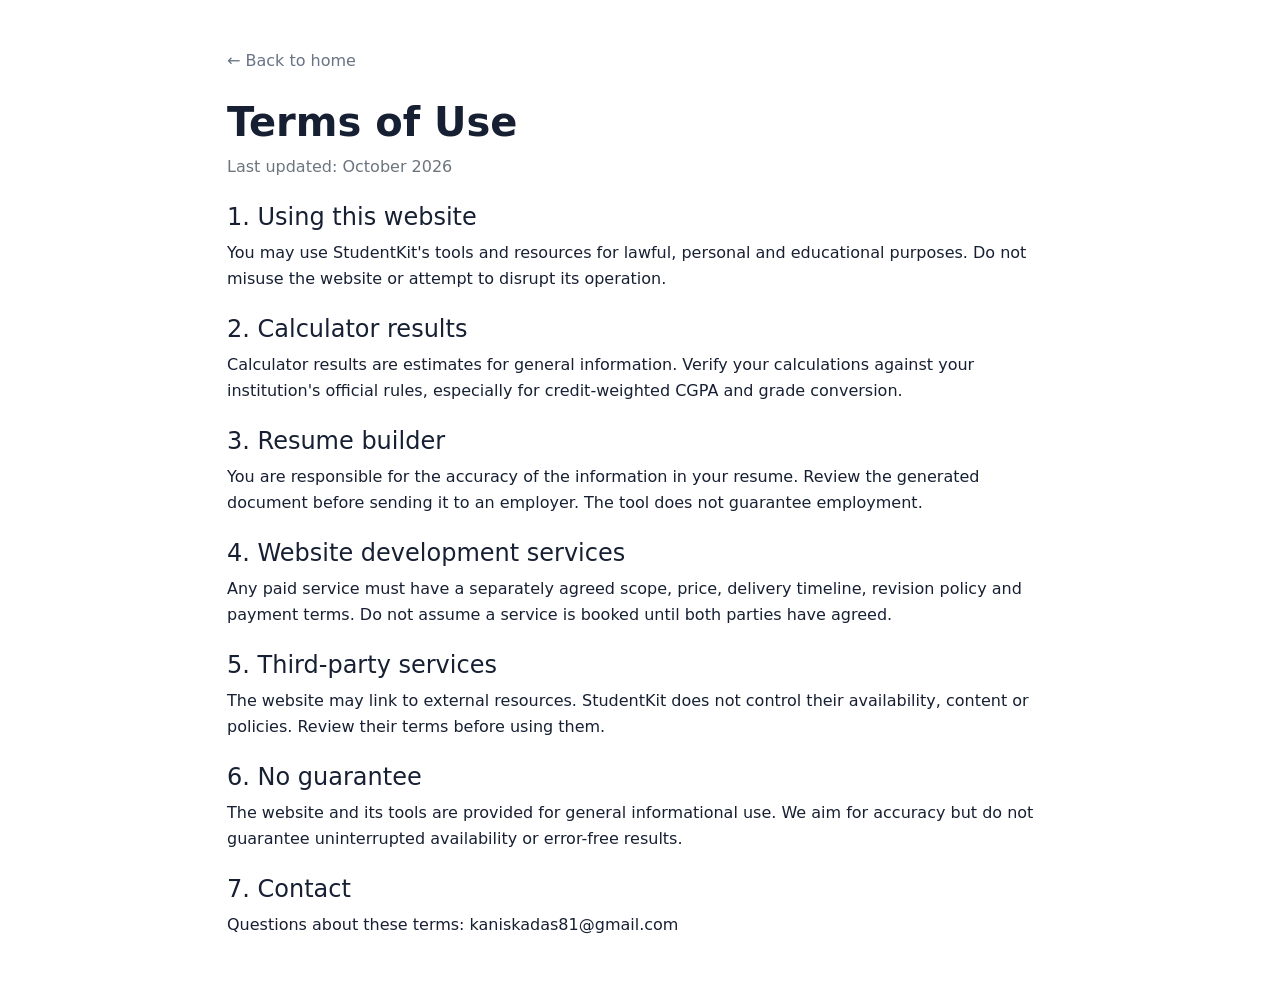
<file: terms.html>
<!DOCTYPE html>
<html lang="en">
<head>
  <meta charset="UTF-8">
  <meta name="viewport" content="width=device-width, initial-scale=1">
  <title>Terms of Use | StudentKit India</title>
  <link href="https://cdn.jsdelivr.net/npm/bootstrap@5.3.3/dist/css/bootstrap.min.css"
    rel="stylesheet">
  <link rel="stylesheet" href="css/styles.css">
</head>
<body>
  <main class="container py-5" style="max-width: 850px">
    <a href="index.html" class="footer-link">← Back to home</a>

    <h1 class="fw-bold mt-4">Terms of Use</h1>
    <p class="text-secondary">Last updated: October 2026</p>

    <h2 class="h4 mt-4">1. Using this website</h2>
    <p>
      You may use StudentKit's tools and resources for lawful,
      personal and educational purposes. Do not misuse the website
      or attempt to disrupt its operation.
    </p>

    <h2 class="h4 mt-4">2. Calculator results</h2>
    <p>
      Calculator results are estimates for general information.
      Verify your calculations against your institution's official
      rules, especially for credit-weighted CGPA and grade conversion.
    </p>

    <h2 class="h4 mt-4">3. Resume builder</h2>
    <p>
      You are responsible for the accuracy of the information in your
      resume. Review the generated document before sending it to an
      employer. The tool does not guarantee employment.
    </p>

    <h2 class="h4 mt-4">4. Website development services</h2>
    <p>
      Any paid service must have a separately agreed scope, price,
      delivery timeline, revision policy and payment terms. Do not
      assume a service is booked until both parties have agreed.
    </p>

    <h2 class="h4 mt-4">5. Third-party services</h2>
    <p>
      The website may link to external resources. StudentKit does not
      control their availability, content or policies. Review their
      terms before using them.
    </p>

    <h2 class="h4 mt-4">6. No guarantee</h2>
    <p>
      The website and its tools are provided for general informational
      use. We aim for accuracy but do not guarantee uninterrupted
      availability or error-free results.
    </p>

    <h2 class="h4 mt-4">7. Contact</h2>
    <p>
      Questions about these terms: kaniskadas81@gmail.com
    </p>
  </main>
</body>
</html>
</file>
<file: css/styles.css>
:root {
  --primary: #3659e3;
  --primary-dark: #2443bf;
  --text: #172033;
  --muted: #687386;
  --background: #f8fafc;
  --border: #e6eaf0;
  --radius: 18px;
}

html {
  scroll-behavior: smooth;
  scroll-padding-top: 90px;
}

body {
  margin: 0;
  color: var(--text);
  background: #ffffff;
  font-family: system-ui, -apple-system, BlinkMacSystemFont, "Segoe UI",
    sans-serif;
  line-height: 1.6;
}

a {
  text-underline-offset: 4px;
}

.navbar-brand {
  color: var(--text);
  font-size: 1.45rem;
  letter-spacing: -0.7px;
}

.brand-dot {
  color: var(--primary);
}

.btn-primary {
  background: var(--primary);
  border-color: var(--primary);
}

.btn-primary:hover,
.btn-primary:focus-visible {
  background: var(--primary-dark);
  border-color: var(--primary-dark);
}

.hero-section {
  background:
    radial-gradient(ellipse at 85% 20%, #e2eaff 0%, transparent 42%),
    var(--background);
}

.hero-section h1 {
  max-width: 680px;
  letter-spacing: -2px;
  line-height: 1.12;
}

.hero-section .lead {
  max-width: 600px;
  line-height: 1.8;
}

.eyebrow {
  color: var(--primary);
  font-size: 0.76rem;
  font-weight: 800;
  letter-spacing: 1.5px;
}

.hero-card {
  padding: 28px;
  background: #ffffff;
  border: 1px solid var(--border);
  border-radius: 24px;
  box-shadow: 0 18px 55px rgba(35, 54, 95, 0.08);
}

.status-dot {
  color: #167b50;
  background: #e5f7ee;
  border-radius: 999px;
  padding: 5px 10px;
  font-size: 0.75rem;
  font-weight: 600;
}

.mini-tool {
  display: flex;
  align-items: center;
  gap: 14px;
  padding: 16px 0;
  border-top: 1px solid var(--border);
}

.tool-icon {
  display: inline-flex;
  align-items: center;
  justify-content: center;
  flex-shrink: 0;
  width: 48px;
  height: 48px;
  border-radius: 14px;
  color: var(--primary);
  background: #edf1ff;
  font-size: 1.35rem;
  font-weight: 800;
}

.section-padding {
  padding-top: 80px;
  padding-bottom: 80px;
}

.section-heading {
  max-width: 650px;
}

.section-heading h2,
.about-section h2,
#services h2 {
  letter-spacing: -0.8px;
}

.tool-card {
  padding: 26px;
  border: 1px solid var(--border);
  border-radius: var(--radius);
  background: #ffffff;
  transition:
    transform 180ms ease,
    box-shadow 180ms ease,
    border-color 180ms ease;
}

.tool-card:hover {
  transform: translateY(-3px);
  border-color: #ccd6ff;
  box-shadow: 0 14px 32px rgba(35, 54, 95, 0.07);
}

.tool-card .form-control {
  padding: 11px 12px;
  border-color: #dce2eb;
}

.tool-card .form-control:focus {
  border-color: var(--primary);
  box-shadow: 0 0 0 0.2rem rgba(54, 89, 227, 0.12);
}

.result-box {
  display: none;
  padding: 12px;
  color: #174c37;
  background: #e9f8f0;
  border: 1px solid #c8ecd9;
  border-radius: 10px;
  overflow-wrap: anywhere;
}

.result-box.show {
  display: block;
}

.result-box.error {
  color: #9c2525;
  background: #fff0f0;
  border-color: #f4cccc;
}

.about-section {
  background: var(--background);
  border-top: 1px solid #f0f2f6;
  border-bottom: 1px solid #f0f2f6;
}

.site-footer {
  border-top: 1px solid var(--border);
  background: #ffffff;
}

.footer-brand {
  color: var(--text);
}

.footer-link {
  color: var(--muted);
  text-decoration: none;
}

.footer-link:hover {
  color: var(--primary);
  text-decoration: underline;
}

@media (max-width: 767.98px) {
  .hero-section h1 {
    font-size: 2.65rem;
    letter-spacing: -1.5px;
  }

  .hero-card {
    padding: 22px;
  }

  .section-padding {
    padding-top: 56px;
    padding-bottom: 56px;
  }

  .tool-card {
    padding: 22px;
  }
}

@media (prefers-reduced-motion: reduce) {
  html {
    scroll-behavior: auto;
  }

  *,
  *::before,
  *::after {
    transition-duration: 0.01ms !important;
    animation-duration: 0.01ms !important;
  }
}


/* Resume builder and accessibility improvements */

.resume-preview {
  color: #172033;
  line-height: 1.7;
}

.resume-preview p {
  white-space: pre-line;
}

.form-control,
.btn {
  min-height: 44px;
}

a:focus-visible,
button:focus-visible,
input:focus-visible,
textarea:focus-visible {
  outline: 3px solid rgba(54, 89, 227, 0.45);
  outline-offset: 3px;
}

@media (max-width: 575.98px) {
  .resume-preview {
    padding: 18px;
  }

  .hero-section .btn {
    width: 100%;
  }
}
</file>
